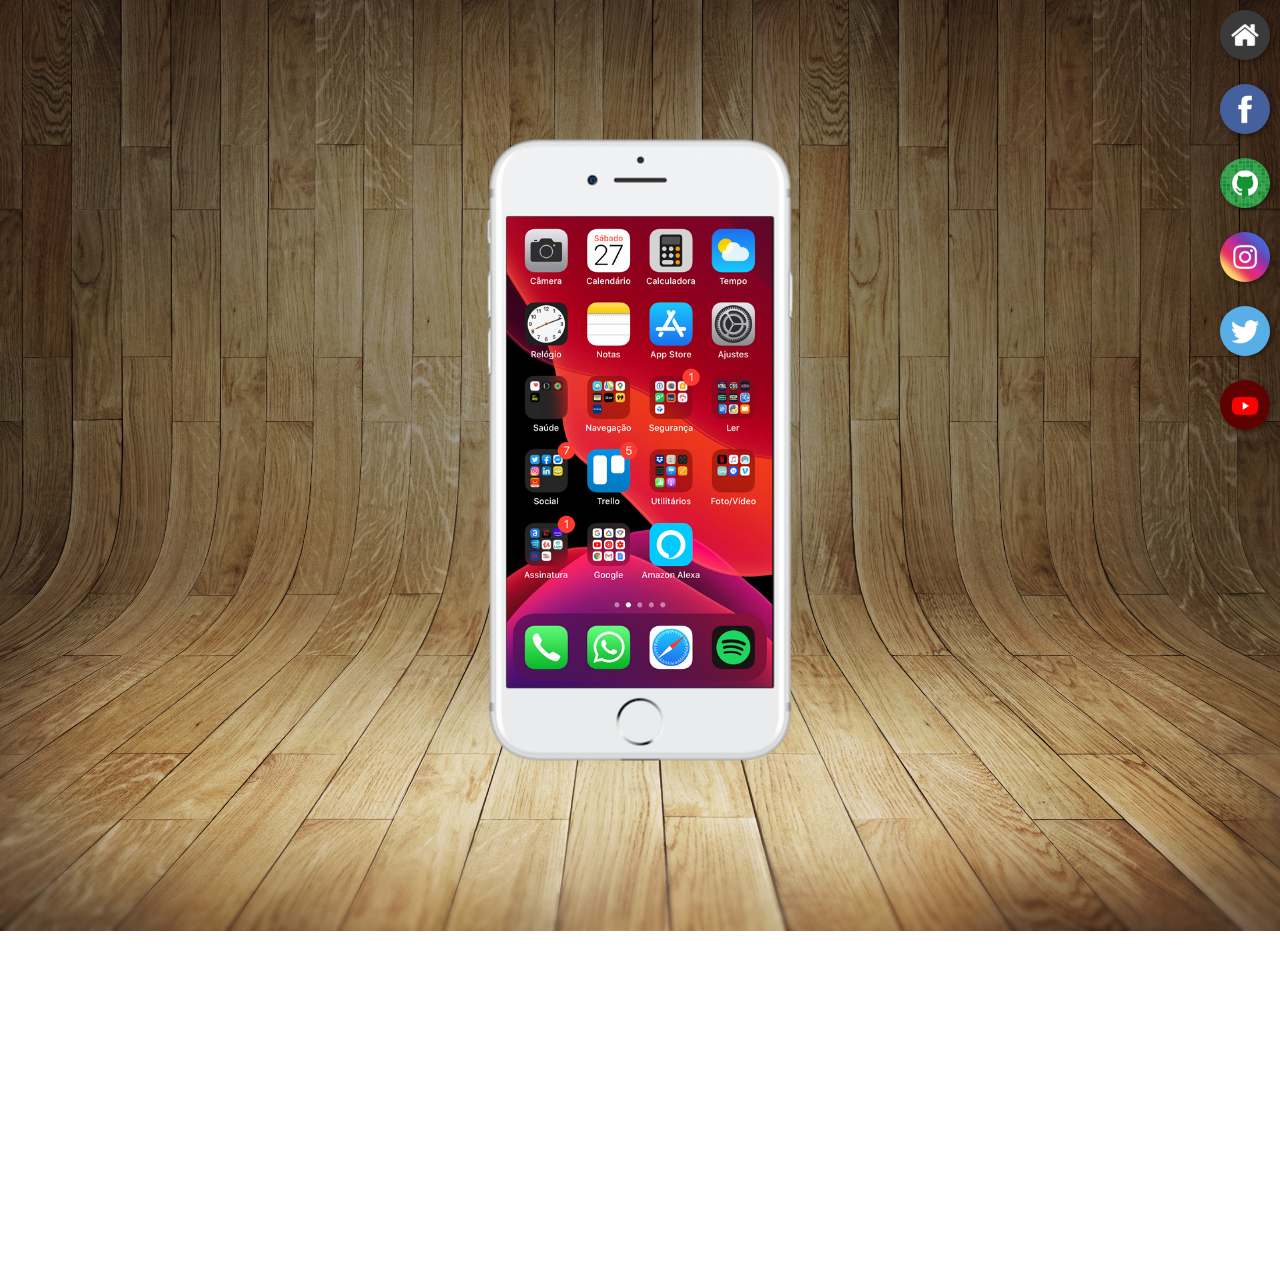
<file: index.html>
<!DOCTYPE html>
<html lang="pt-br">
<head>
    <meta charset="UTF-8">
    <meta http-equiv="X-UA-Compatible" content="IE=edge">
    <meta name="viewport" content="width=device-width, initial-scale=1.0">
    <link rel="shortcut icon" href="favicon.ico" type="image/x-icon">
    <link rel="stylesheet" href="estilos/style.css">
    <title>Progeto Redes Sociais</title>
</head>
<body>
    <main>
        
        <section id="telefone">
            <iframe src="home.html" name="tela" id="tela" 
            frameborder="0">
               seu navegador não e compatível com isso.
            </iframe>
        </section>
            
        <section id="redes-social">
            <a href="home.html" target="tela"> <img src="imagens/logo-home.jpg" alt="home"></a><br>
            <a href="fecebook.html" target="tela"><img src="imagens/logo-facebook.jpg" alt="facebook"></a><br>
            <a href="github.html" target="tela"><img src="imagens/logo-github.jpg" alt="github"></a><br>
            <a href="instagram.html" target="tela"><img src="imagens/logo-instagram.jpg" alt="instagram"></a><br>
            <a href="twitter.html" target="tela"><img src="imagens/logo-twitter.jpg" alt="twitter"></a><br>
            <a href="youtube.html" target="tela"><img src="imagens/logo-youtube.jpg" alt="youtube"></a>
        </section>
        
    </main>
</body>
</html>
</file>
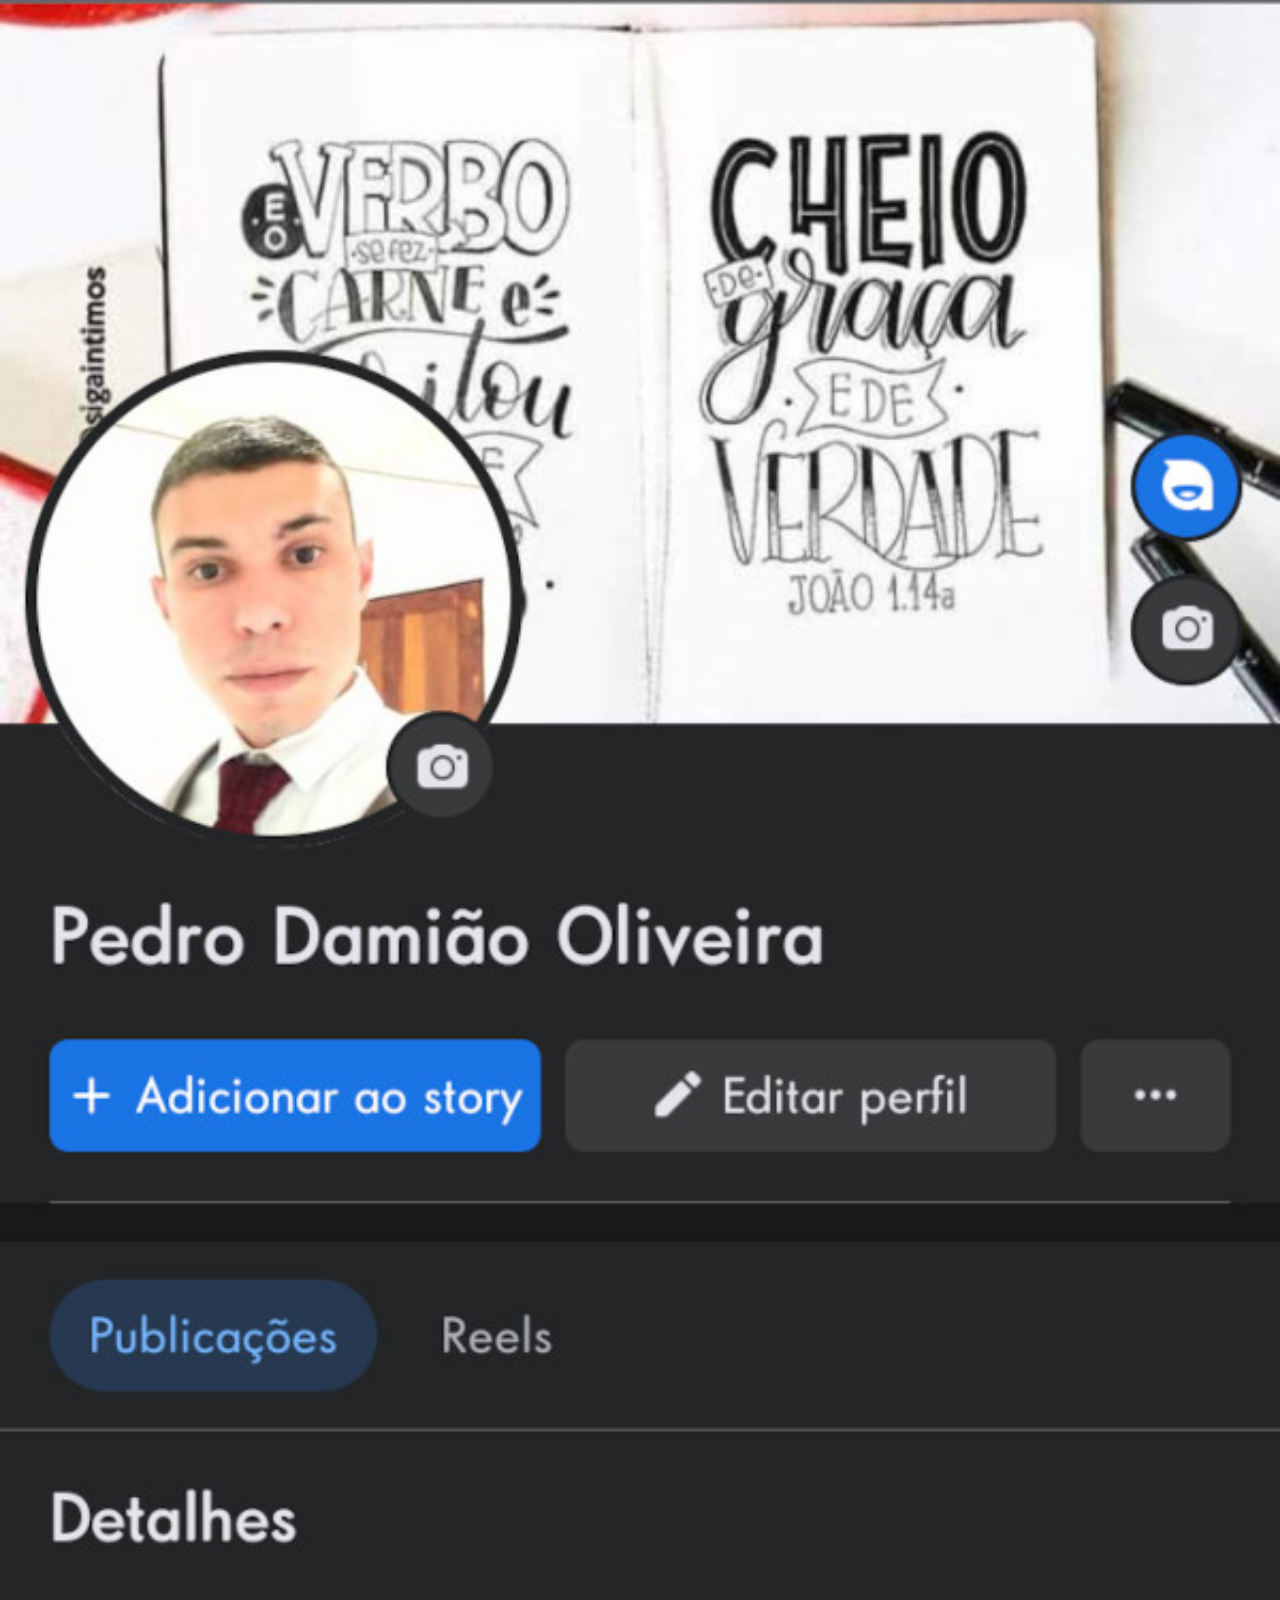
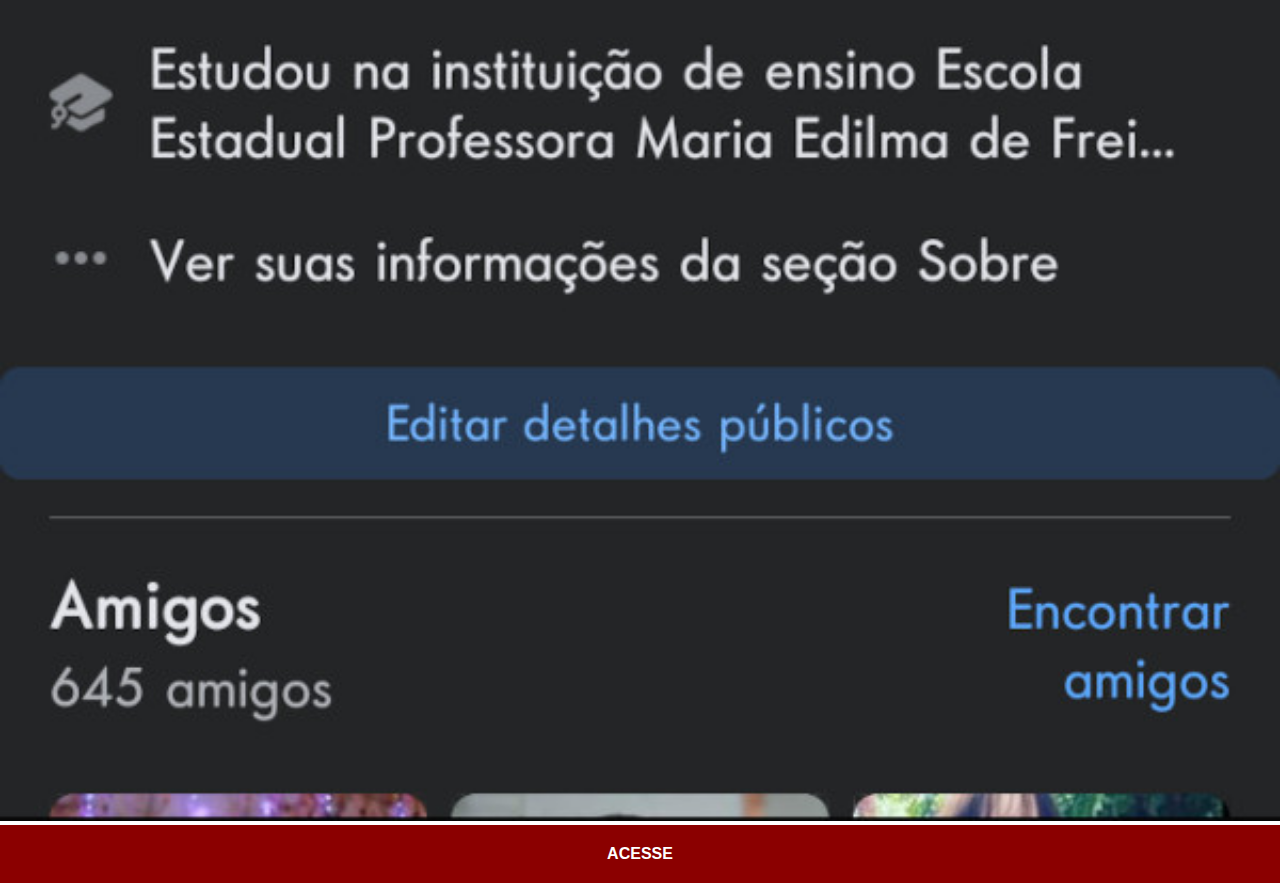
<file: fecebook.html>
<!DOCTYPE html>
<html lang="pt-br">
<head>
    <meta charset="UTF-8">
    <meta http-equiv="X-UA-Compatible" content="IE=edge">
    <meta name="viewport" content="width=device-width, initial-scale=1.0">
    <link rel="stylesheet" href="estilos/social.css">
    <title>facebook</title>
</head>
<body>
    <img src="imagens/tela-fecebook-pedro.jpg" alt="facebook">
    <a href="https://www.facebook.com/" target="_blank">ACESSE</a>
</body>
</html>
</file>
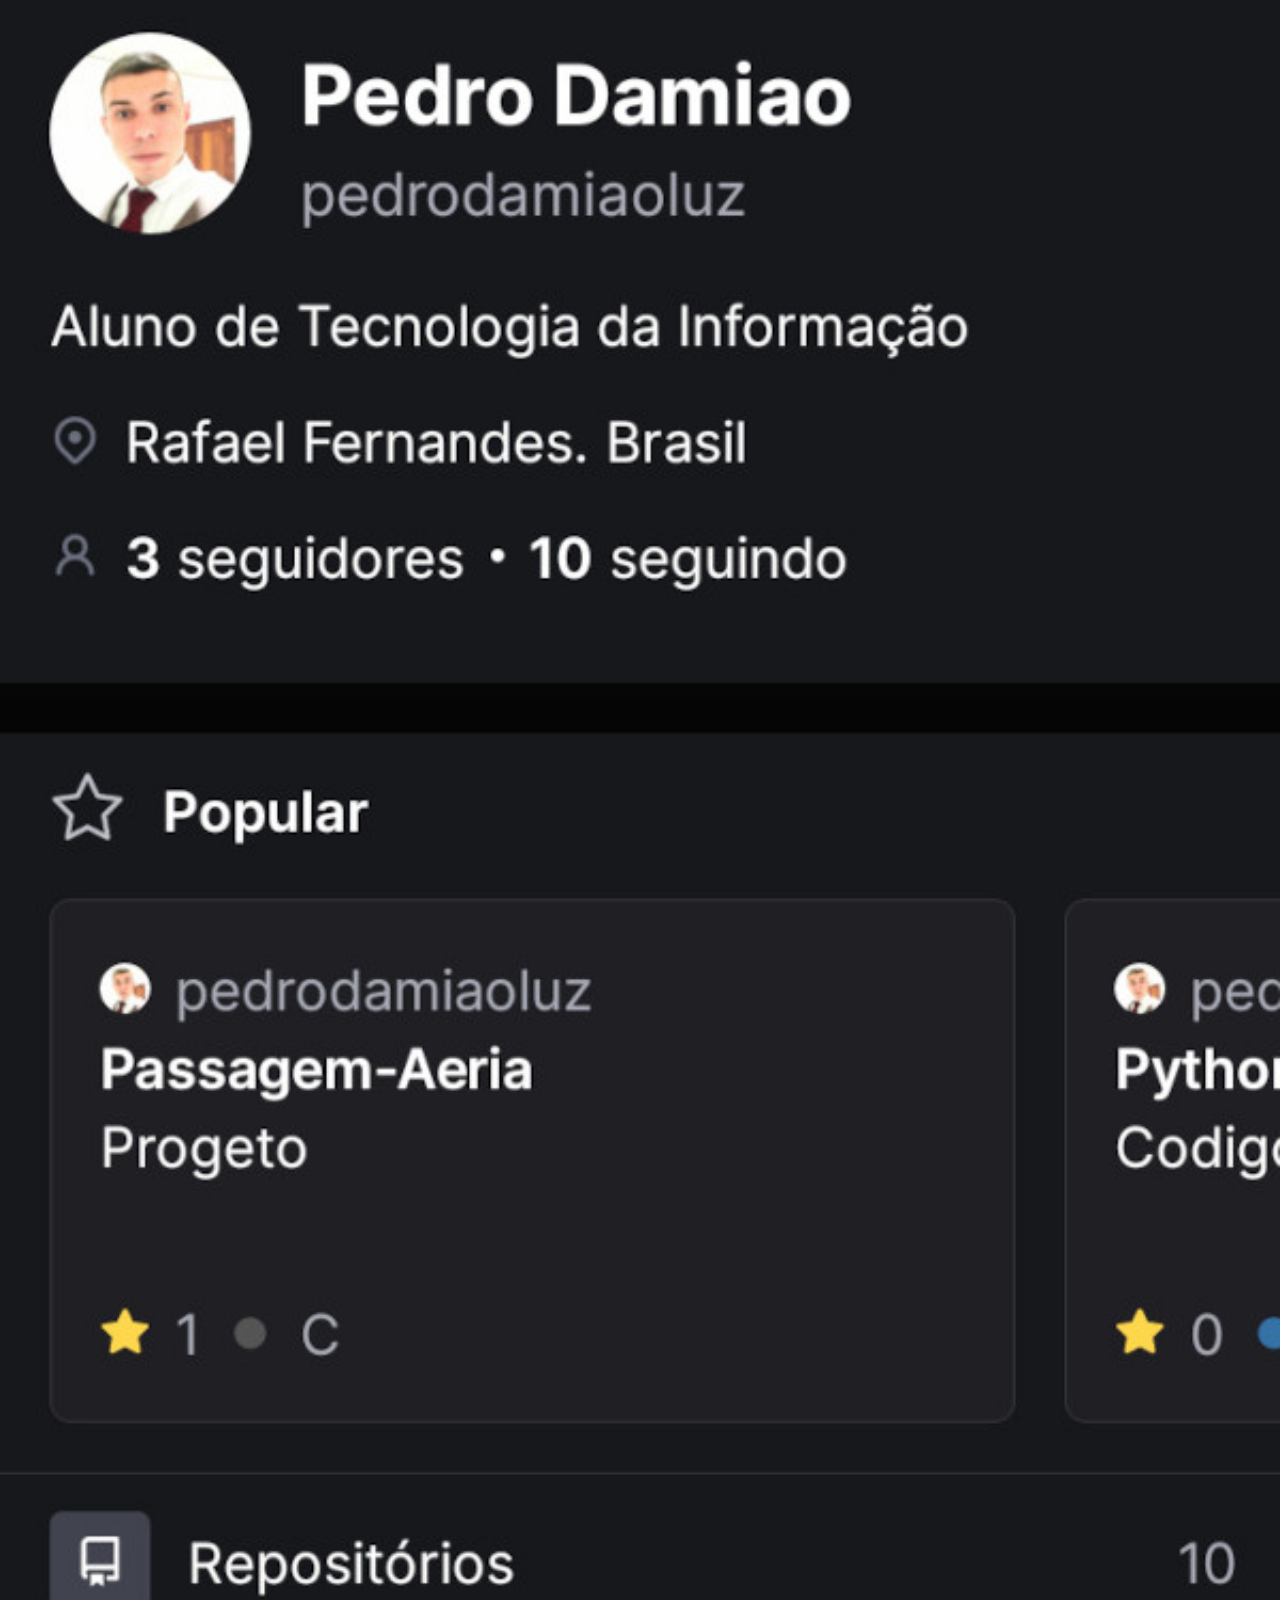
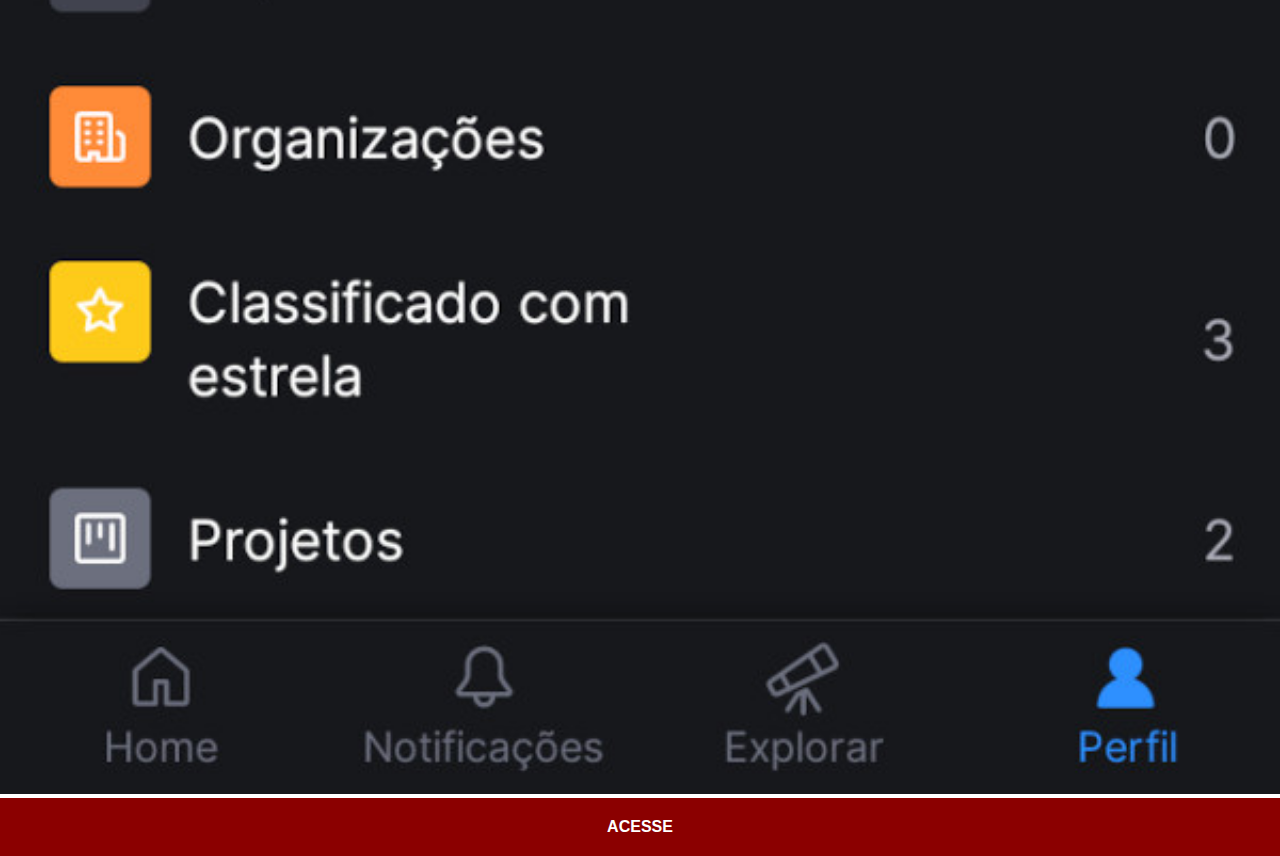
<file: github.html>
<!DOCTYPE html>
<html lang="pt-br">
<head>
    <meta charset="UTF-8">
    <meta http-equiv="X-UA-Compatible" content="IE=edge">
    <meta name="viewport" content="width=device-width, initial-scale=1.0">
    <title>GitHub</title>
    <link rel="stylesheet" href="estilos/social.css">
</head>
<body>
    <img src="imagens/tela-github-pedro.jpg" alt="GitHub">
     <a href="https://github.com/" target="_blank">ACESSE</a>
</body>
</html>
</file>
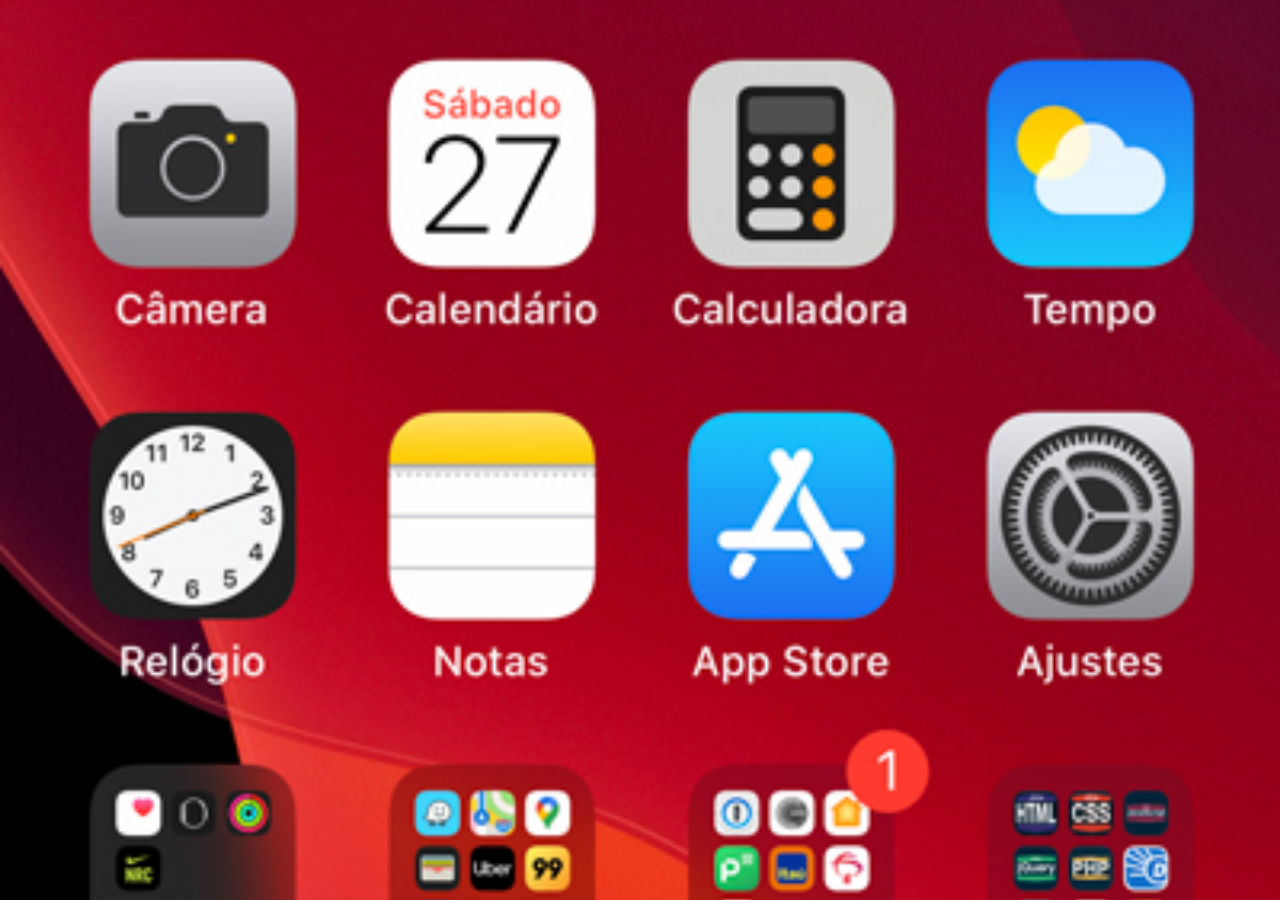
<file: home.html>
<!DOCTYPE html>
<html lang="pt-br">
<head>
    <meta charset="UTF-8">
    <meta http-equiv="X-UA-Compatible" content="IE=edge">
    <meta name="viewport" content="width=device-width, initial-scale=1.0">
    <title>home</title>

    <style>
        *{
            margin: 0px;
            padding: 0px;
        }

        body{
           width: 100vw;
           height: 100vh;
           background: black url("imagens/tela-home.jpg")
           no-repeat top center;
           background-size: cover;
           
        }
    </style>
</head>
<body>
    
</body>
</html>
</file>
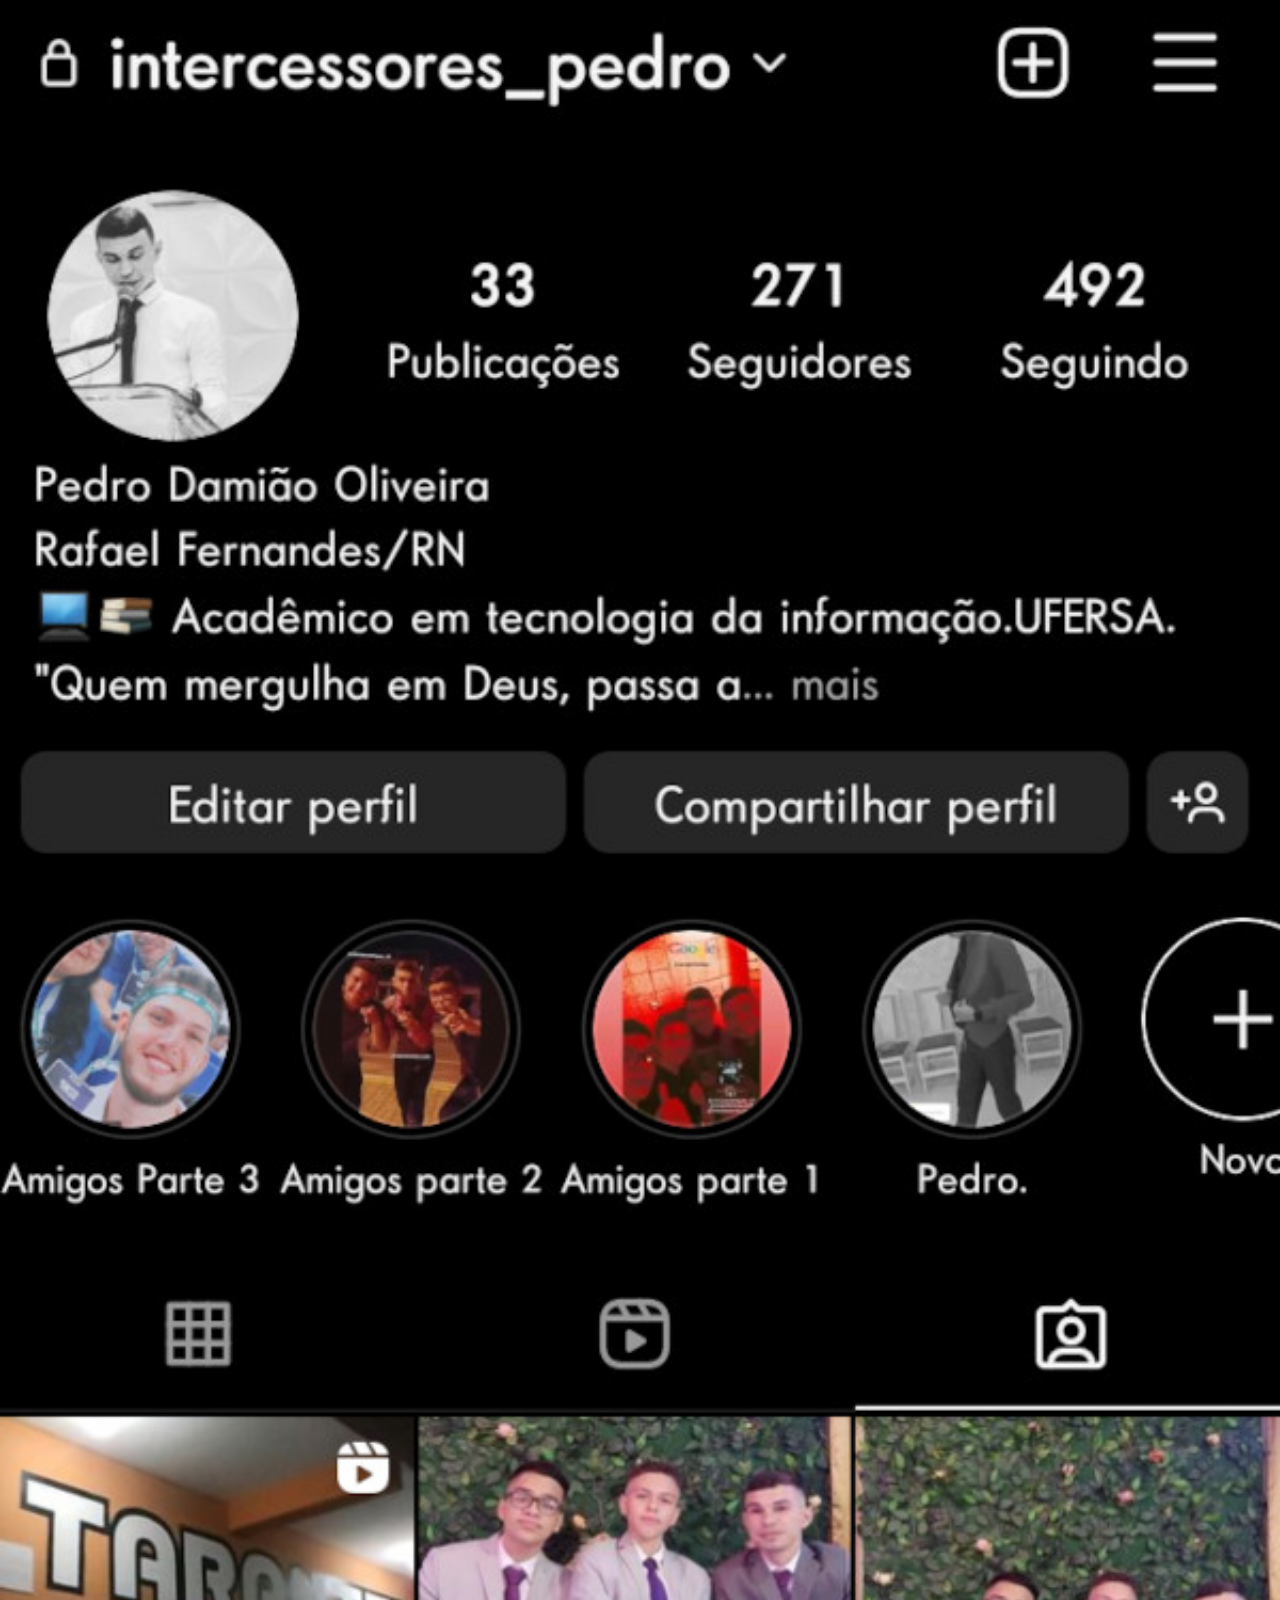
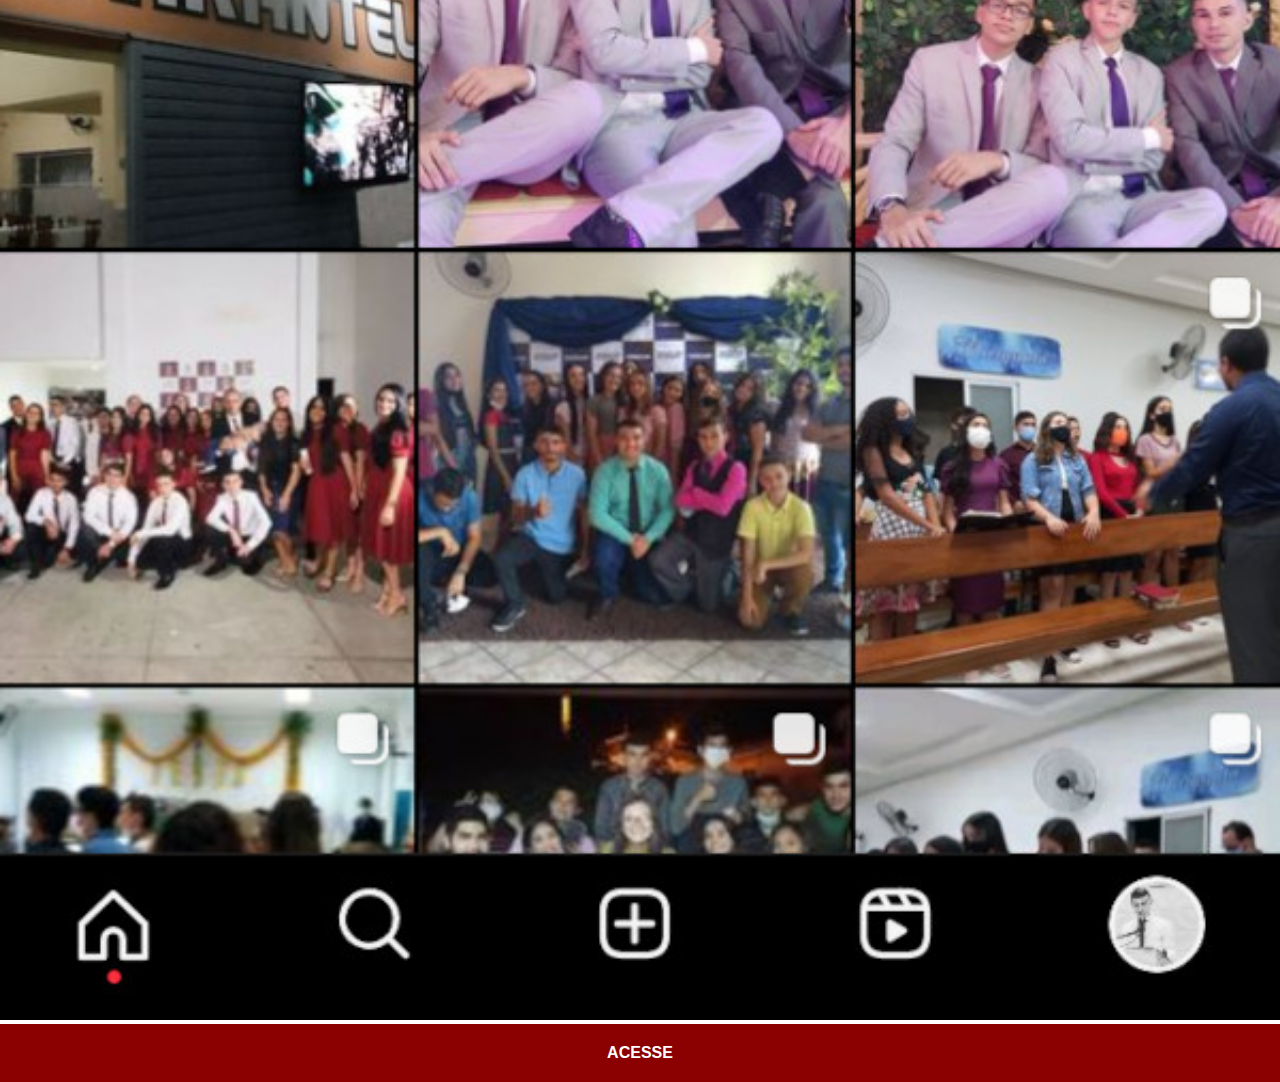
<file: instagram.html>
<!DOCTYPE html>
<html lang="pt-br">
<head>
    <meta charset="UTF-8">
    <meta http-equiv="X-UA-Compatible" content="IE=edge">
    <meta name="viewport" content="width=device-width, initial-scale=1.0">
    <link rel="stylesheet" href="estilos/social.css">
    <title>instagram</title>
</head>
<body>
    <img src="imagens/tela-instagram-pedro.jpg" alt="instagram">
    <a href="https://www.instagram.com/" target="_blank">ACESSE</a>
</body>
</html>
</file>
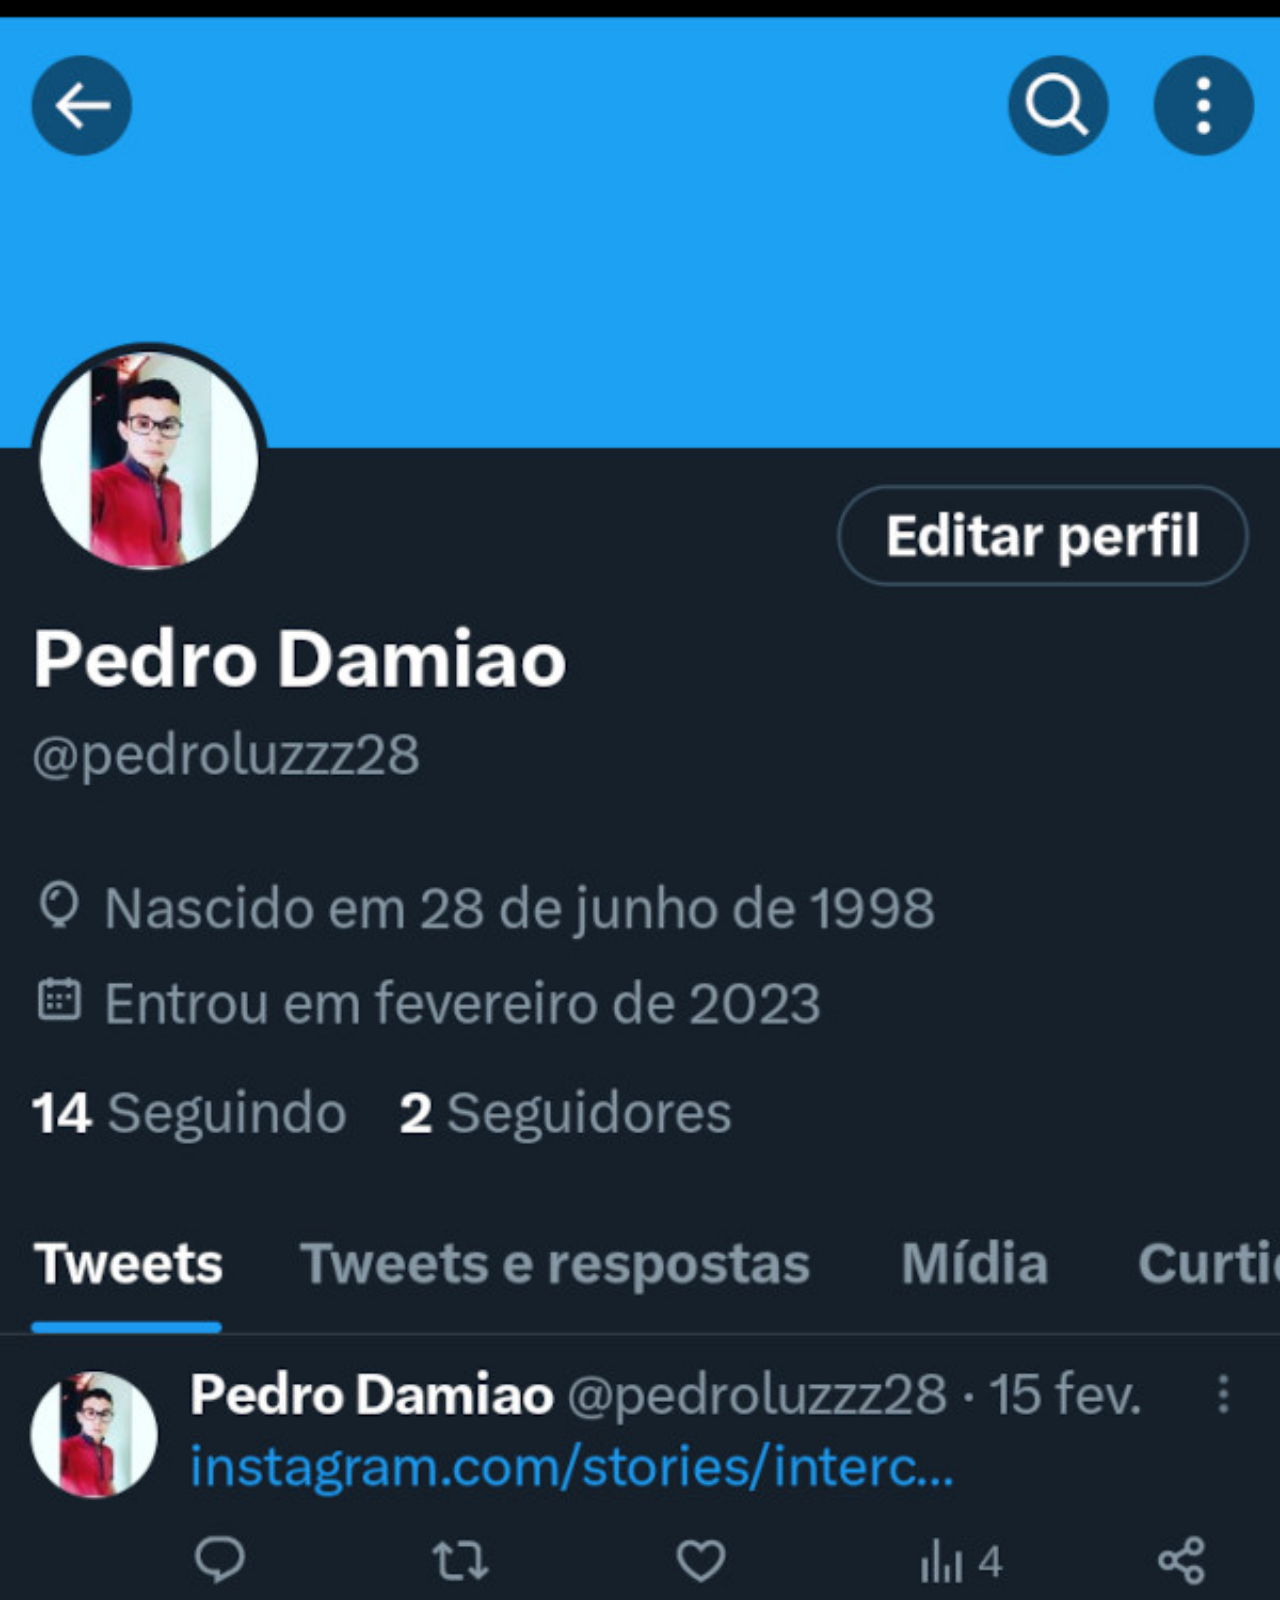
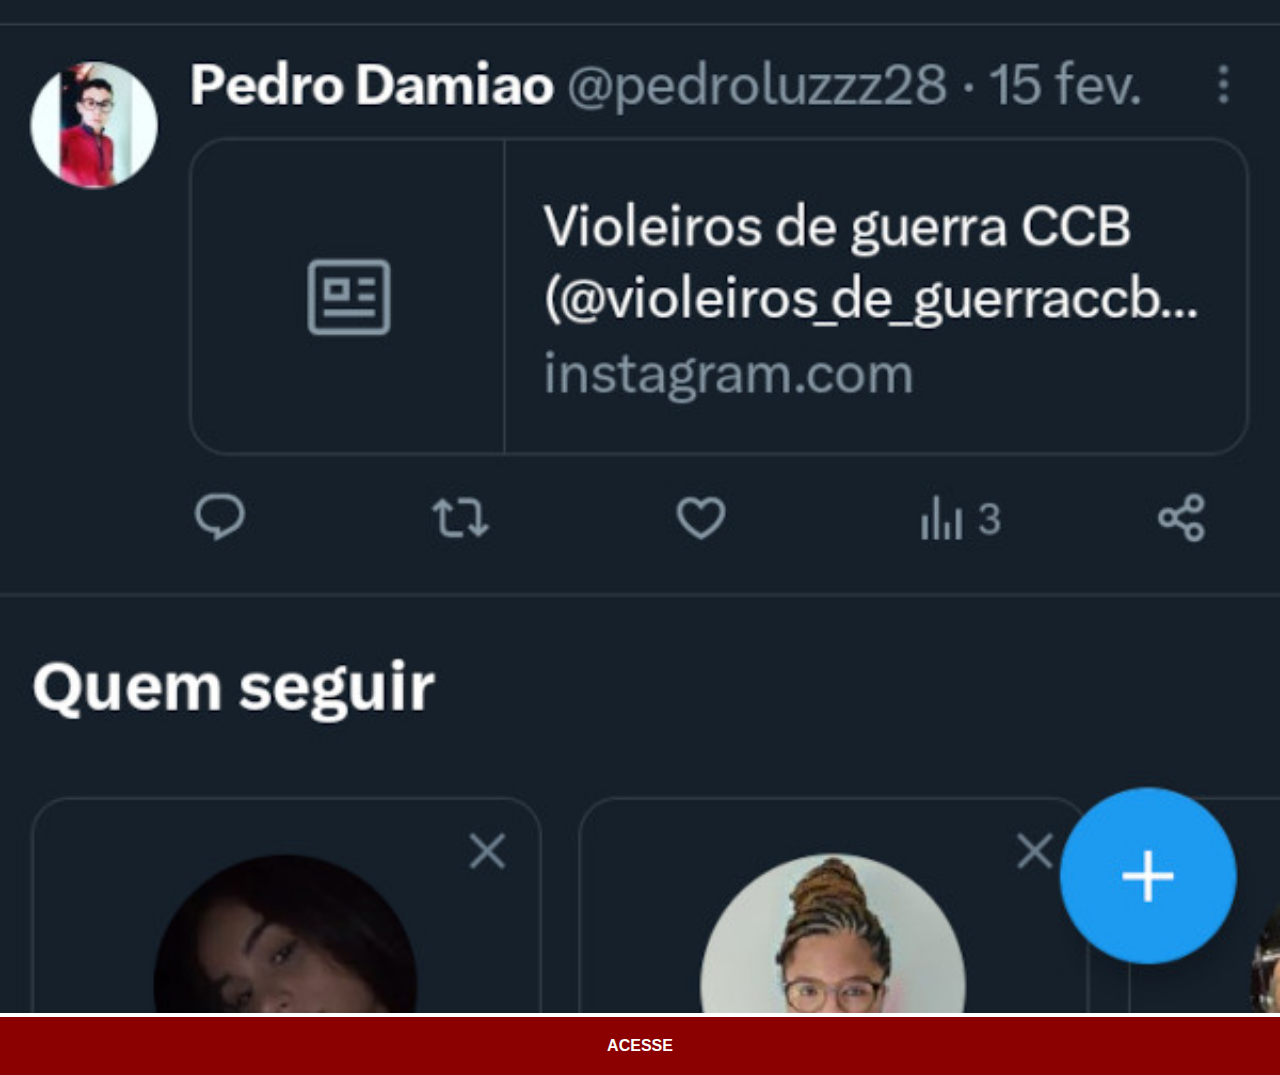
<file: twitter.html>
<!DOCTYPE html>
<html lang="pt-br">
<head>
    <meta charset="UTF-8">
    <meta http-equiv="X-UA-Compatible" content="IE=edge">
    <meta name="viewport" content="width=device-width, initial-scale=1.0">
    <link rel="stylesheet" href="estilos/social.css">
    <title>twitter</title>
</head>
<body>
    <img src="imagens/tela-tweets-pedro.jpg" alt="twitter">
    <a href="https://twitter.com/?logout=1686150883558" target="_blank">ACESSE</a>
</body>
</html>
</file>
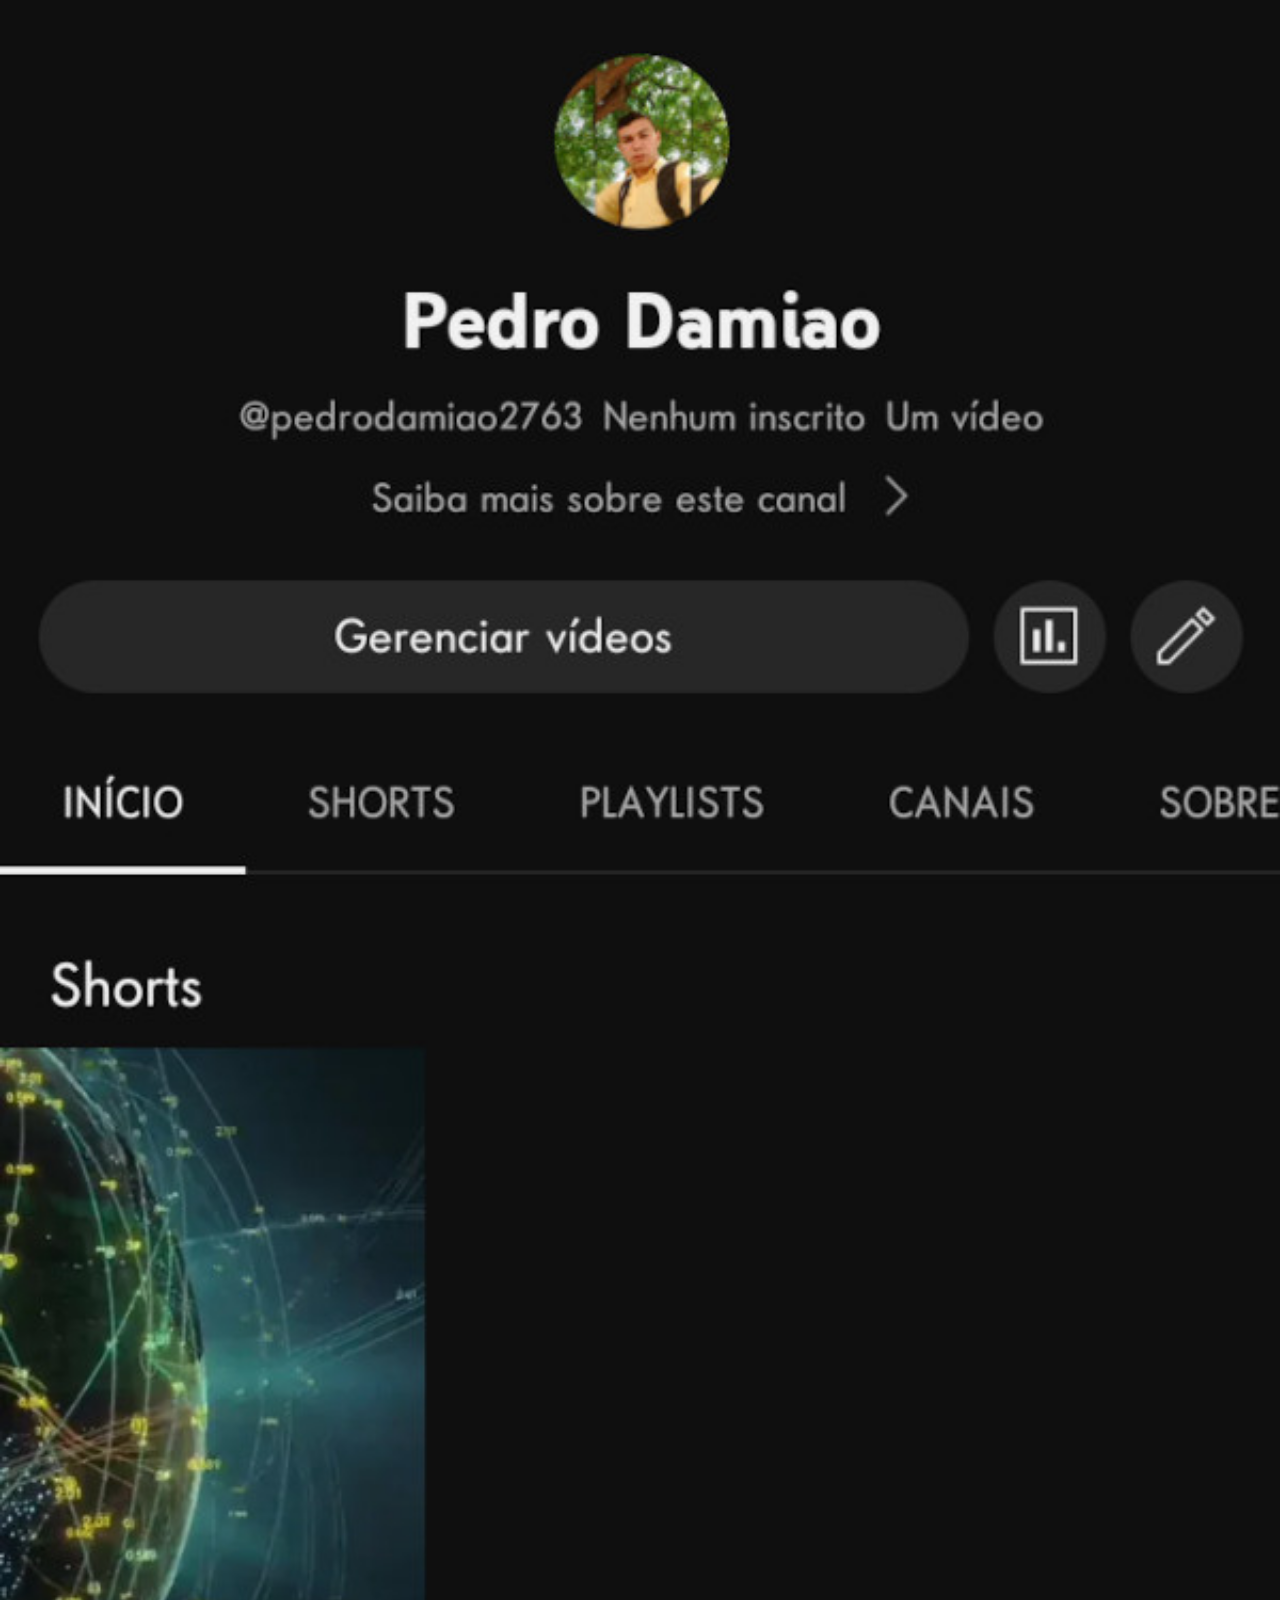
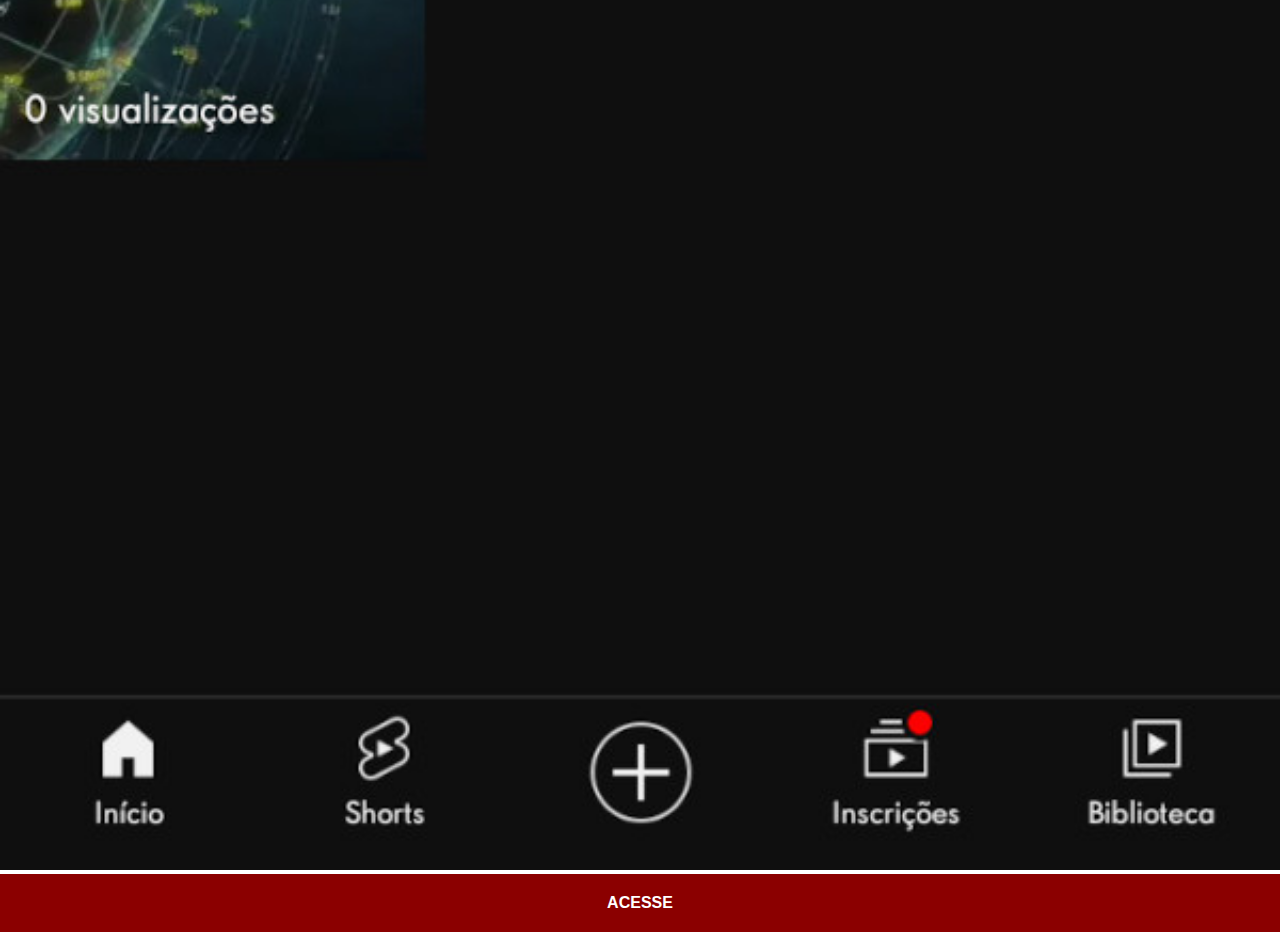
<file: youtube.html>
<!DOCTYPE html>
<html lang="pt-br">
<head>
    <meta charset="UTF-8">
    <meta http-equiv="X-UA-Compatible" content="IE=edge">
    <meta name="viewport" content="width=device-width, initial-scale=1.0">
    <title>youtube</title>
    <link rel="stylesheet" href="estilos/social.css">
</head>
<body>
    <img src="imagens/tela-youtube-pedro.jpg" alt="Youtube">
    <a href="https://www.youtube.com/" target="_blank">ACESSE</a>
</body>
</html>
</file>
<file: estilos/style.css>
@charset "UTF-8";

* {
    margin: 0px;
    padding: 0px;
    font-family: Arial, Helvetica, sans-serif;
}

html,body{
    height: 100vw;
    width: 100vw;
}

body{
    background: url('../imagens/fundo-madeira.jpg') 
    no-repeat top center;
    background-size: cover;
    background-attachment: fixed;
    
}

main{
    position: relative;
    height: 100vh;
}

section#telefone {
   position: absolute;
   top: 50%;
   left: 50%;
   transform: translate(-50%, -50%);
   height: 627px;
   width: 311px;
   background: url('../imagens/frame-iphone.png')no-repeat;
}

iframe#tela{
    position: relative;
    top: 80px;
    left: 22px;
    width: 266px;
    height: 471px;

    
}

section#redes-social{
    text-align: right;
    margin: 100px right;
    
}

section#redes-social img{
    width: 50px;
    margin: 10px;
    border-radius: 50%;
    box-shadow: 2px 2px 5px rgb(0, 0, 0, 0.400);
    box-sizing: border-box;
}

section#redes-social img:hover{
    border: 2px solid white;
    transform: translate(-3px, -3px);
    box-shadow: 5px 5px 10px black;
    transition: transform .3s, border 1s;

}
</file>
<file: estilos/social.css>
@charset "UTF-8";

*{
    margin: 0px;
    padding: 0px;
    font-family: Arial, Helvetica, sans-serif;
}

::-webkit-scrollbar{ /*esconder rolagem lateral*/
    width: 0px;
    height: 0px;
}

img{
     width: 100vw;
}

a{
    display: block;
    background-color: darkred;
    padding: 20px;
    color: white;
    text-align: center;
    font-weight: bolder;
    text-decoration: none;
}
a:hover{
    background-color: red;
}
</file>
